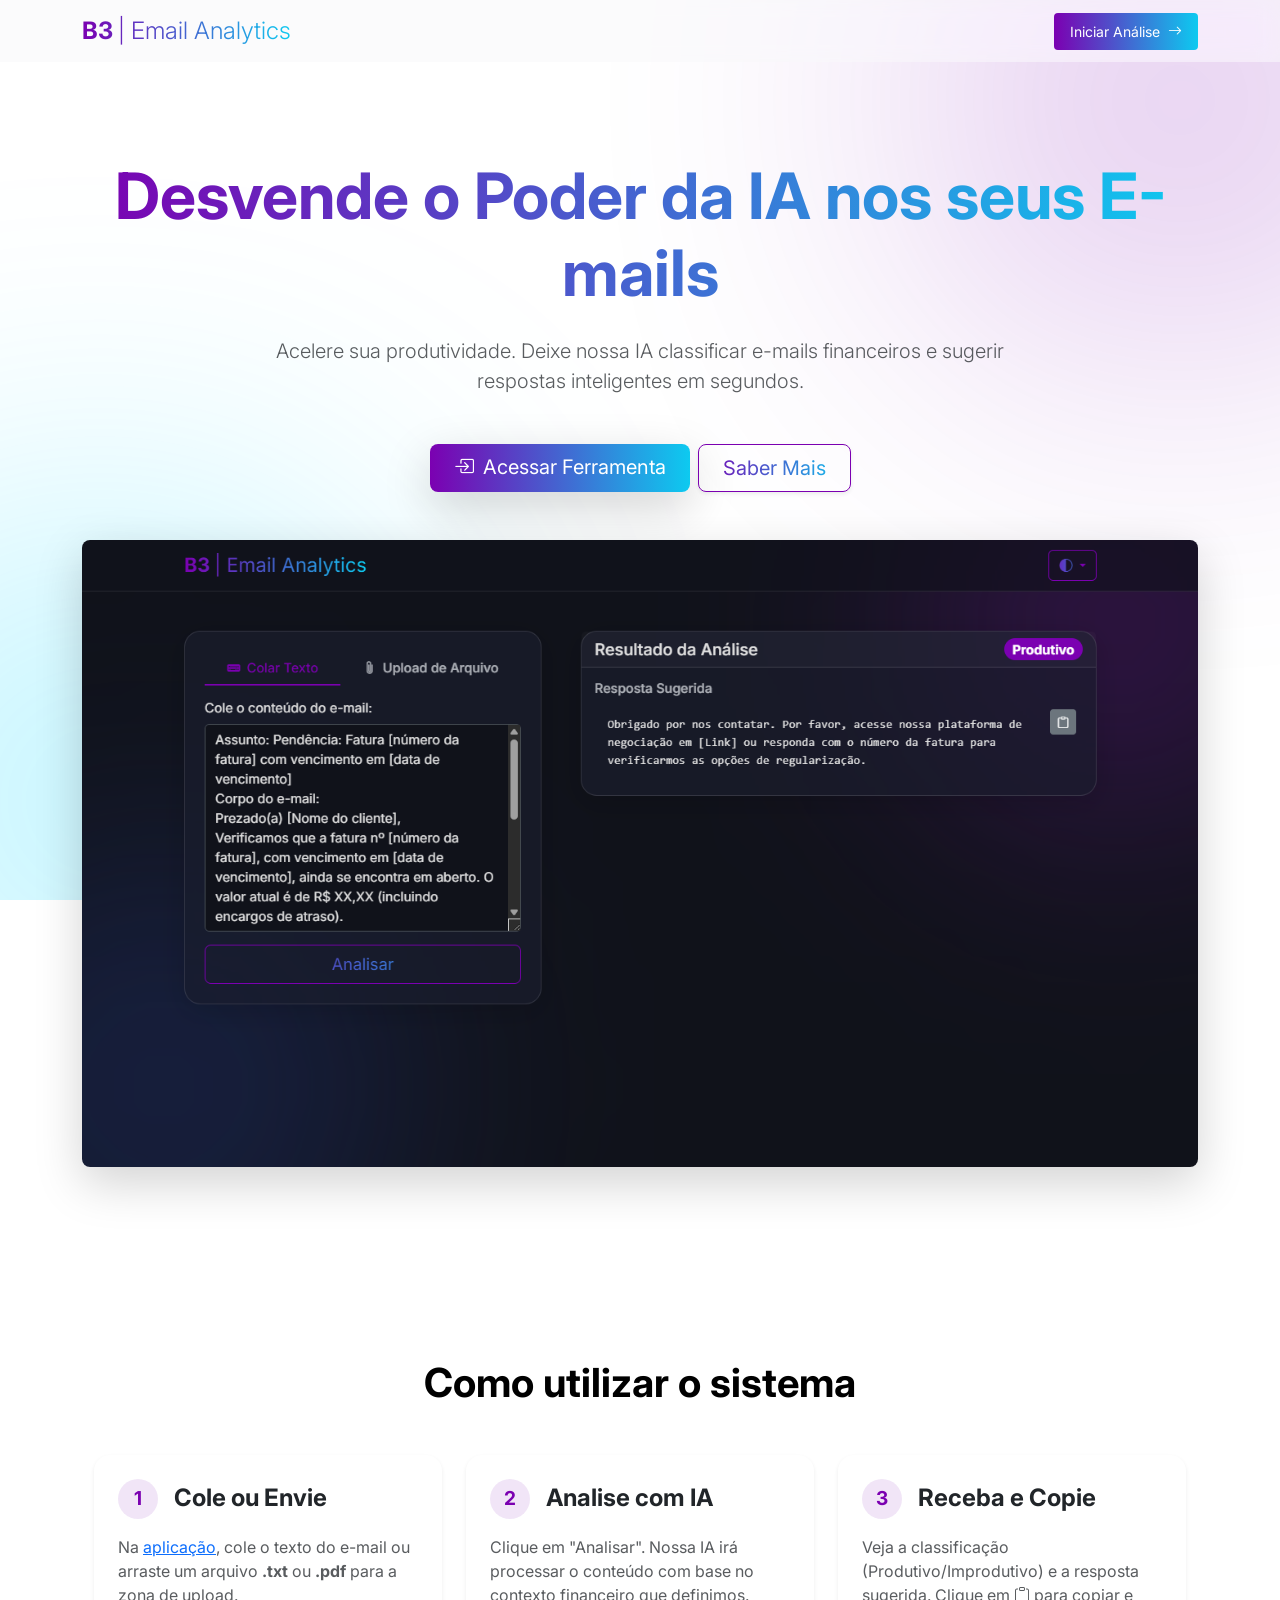
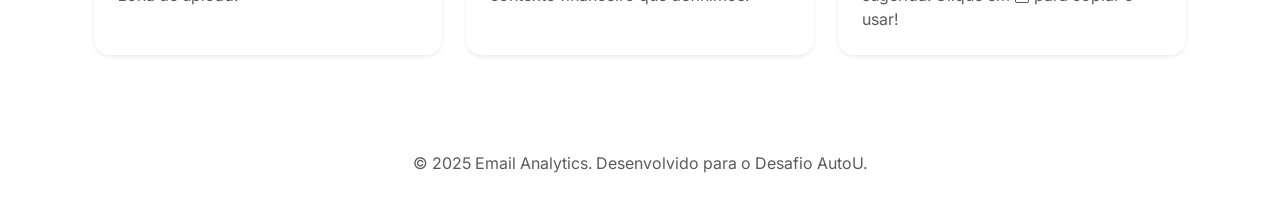
<file: static/index.html>
<!doctype html>
<html lang="pt-br" data-bs-theme="auto">
<head>
    <meta charset="utf-8">
    <meta name="viewport" content="width=device-width, initial-scale=1">
    <title>B3 | Email Analytics</title>

    <link href="https://cdn.jsdelivr.net/npm/bootstrap@5.3.3/dist/css/bootstrap.min.css" rel="stylesheet" xintegrity="sha384-QWTK6y82jQCRH/CqMQF2RjEC+6aL" crossorigin="anonymous">
    
    <link rel="stylesheet" href="https://cdn.jsdelivr.net/npm/bootstrap-icons@1.11.3/font/bootstrap-icons.min.css">

    <link rel="stylesheet" href="landing.css">
</head>
<body class="position-relative">

    <div class="gradient-bg">
        <div class="gradient-blur top-right"></div>
        <div class="gradient-blur bottom-left"></div>
    </div>

    <nav class="navbar navbar-expand-lg navbar-glass sticky-top">
        <div class="container">
            <a class="navbar-brand d-flex align-items-center" href="/">
                <span class="fs-4 fw-bold header-title">B3 <span class="fw-light">| Email Analytics</span></span>
            </a>
            <div class="d-flex">
                <a href="app.html" class="btn btn-primary btn-sm px-3 py-2">
                    Iniciar Análise
                    <i class="bi bi-arrow-right ms-1"></i>
                </a>
            </div>
        </div>
    </nav>

    <main class="container">
        <section class="hero-section text-center">
            <h1 class="display-3 fw-bold header-title mb-4">
                Desvende o Poder da IA nos seus E-mails
            </h1>
            <p class="lead text-body-secondary mb-5 col-lg-8 mx-auto">
                Acelere sua produtividade. Deixe nossa IA classificar e-mails financeiros e sugerir respostas inteligentes em segundos.
            </p>
            <div class="d-grid gap-2 d-sm-flex justify-content-sm-center mb-5">
                <a href="app.html" class="btn btn-primary btn-lg px-4 gap-3 shadow-lg">
                    <i class="bi bi-box-arrow-in-right me-1"></i>
                    Acessar Ferramenta
                </a>
                <a href="#como-funciona" class="btn btn-outline-primary btn-lg px-4 shadow-sm">
                    Saber Mais
                </a>
            </div>
            
            <div class="hero-demo-image shadow-lg">
                <img src="image.png" class="img-fluid" alt="Demonstração da aplicação EmailIQ">
                
                <div class="hover-overlay">
                    <a href="/app.html" class="btn btn-primary btn-lg rounded-pill px-4">
                        <i class="bi bi-play-fill me-2"></i>Acessar
                    </a>
                </div>
            </div>
        </section>

        <section id="como-funciona" class="py-5 mt-5">
            <div class="container">
                <h2 class="text-center display-6 fw-bold mb-5 text-body-emphasis">Como utilizar o sistema</h2>
                <div class="row g-4 justify-content-center">
                    
                    <div class="col-md-4 d-flex">
                        <div class="card p-4 shadow-sm border-0 step-card h-100">
                            <div class="d-flex align-items-center mb-3">
                                <span class="step-number">1</span>
                                <h4 class="mb-0 ms-3 fw-bold">Cole ou Envie</h4>
                            </div>
                            <p class="text-body-secondary mb-0">
                                Na <a href="app.html">aplicação</a>, cole o texto do e-mail ou arraste um arquivo <strong>.txt</strong> ou <strong>.pdf</strong> para a zona de upload.
                            </p>
                        </div>
                    </div>

                    <div class="col-md-4 d-flex">
                        <div class="card p-4 shadow-sm border-0 step-card h-100">
                            <div class="d-flex align-items-center mb-3">
                                <span class="step-number">2</span>
                                <h4 class="mb-0 ms-3 fw-bold">Analise com IA</h4>
                            </div>
                            <p class="text-body-secondary mb-0">
                                Clique em "Analisar". Nossa IA irá processar o conteúdo com base no contexto financeiro que definimos.
                            </p>
                        </div>
                    </div>

                    <div class="col-md-4 d-flex">
                        <div class="card p-4 shadow-sm border-0 step-card h-100">
                            <div class="d-flex align-items-center mb-3">
                                <span class="step-number">3</span>
                                <h4 class="mb-0 ms-3 fw-bold">Receba e Copie</h4>
                            </div>
                            <p class="text-body-secondary mb-0">
                                Veja a classificação (Produtivo/Improdutivo) e a resposta sugerida. Clique em <i class="bi bi-clipboard"></i> para copiar e usar!
                            </p>
                        </div>
                    </div>

                </div>
            </div>
        </section>
    </main>

    <footer class="container py-5">
        <div class="text-center">
            <p class="mb-0 text-body-secondary">&copy; 2025 Email Analytics. Desenvolvido para o Desafio AutoU.</p>
        </div>
    </footer>

    <script src="https://cdn.jsdelivr.net/npm/bootstrap@5.3.3/dist/js/bootstrap.bundle.min.js" xintegrity="sha384-YvpcrYf0tY3lHB60NNkmXc5s9fDVZLESaAA55NDzOxhy9GkcIdslK1eN7N6jIeHz" crossorigin="anonymous"></script>
</body>
</html>
</file>
<file: static/landing.css>
/* Importar a fonte 'Inter' */
@import url('https://fonts.googleapis.com/css2?family=Inter:wght@400;500;700;800&display=swap');

:root {
    /* --- NOSSA NOVA COR PRIMÁRIA: ROXO --- */
    --cor-roxo-vibrante: #7B00B1;
    --cor-roxo-vibrante-rgb: 123, 0, 177;
    --cor-roxo-hover: #6a0099;
    --cor-roxo-subtle-bg: rgba(123, 0, 177, 0.1);
    
    /* --- SOBRESCREVENDO VARIÁVEIS DO BOOTSTRAP --- */
    --bs-primary: var(--cor-roxo-vibrante);
    --bs-primary-rgb: var(--cor-roxo-vibrante-rgb);
    --bs-primary-text-emphasis: var(--cor-roxo-hover);
    --bs-primary-bg-subtle: var(--cor-roxo-subtle-bg);
    --bs-primary-border-subtle: rgba(var(--cor-roxo-vibrante-rgb), 0.5);

    --bs-body-font-family: 'Inter', sans-serif;
    
    /* Cores do Gradiente de Fundo (Modo Claro) */
    --gradient-1-light-rgb: var(--cor-roxo-vibrante-rgb);
    --gradient-2-light-rgb: 0, 212, 255;  /* Ciano */

    /* Cores do Gradiente de Fundo (Modo Escuro) */
    --gradient-1-dark-rgb: 93, 22, 128;   /* Roxo Escuro */
    --gradient-2-dark-rgb: 32, 49, 110;  /* Azul Escuro */

    /* Configuração inicial (Modo Claro) */
    --gradient-1-color: var(--gradient-1-light-rgb);
    --gradient-2-color: var(--gradient-2-light-rgb);
}

[data-bs-theme="dark"] {
    --bs-body-bg: #10121a;
    --bs-body-color: #e0e0e0;
    --bs-body-secondary-color: #aaa;
    --bs-body-tertiary-color: #333;
    --bs-border-color: #333;
    --bs-light-rgb: 230, 230, 230;

    /* Gradiente do Modo Escuro */
    --gradient-1-color: var(--gradient-1-dark-rgb);
    --gradient-2-color: var(--gradient-2-dark-rgb);

    /* Fundo dos cards no modo escuro */
    --bs-tertiary-bg: #1A1C2A;
}

body {
    background-color: var(--bs-body-bg);
    transition: background-color 0.3s ease;
    min-height: 100vh;
    overflow-x: hidden; /* Prevenir scroll horizontal */
}

/* --- Gradiente de Fundo "Aurora" --- */
.gradient-bg {
    position: fixed;
    top: 0;
    left: 0;
    width: 100%;
    height: 100%;
    overflow: hidden;
    z-index: -1;
}

.gradient-blur {
    position: absolute;
    border-radius: 50%;
    filter: blur(150px);
    opacity: 0.25;
    transition: background-color 0.5s ease;
}

[data-bs-theme="dark"] .gradient-blur {
    opacity: 0.45;
}

.gradient-blur.top-right {
    width: 500px;
    height: 500px;
    top: -150px;
    right: -150px;
    background-color: rgba(var(--gradient-1-color), 1);
}

.gradient-blur.bottom-left {
    width: 600px;
    height: 600px;
    bottom: -200px;
    left: -200px;
    background-color: rgba(var(--gradient-2-color), 1);
}

.header-title {
    background: linear-gradient(90deg, var(--bs-primary), var(--bs-info));
    -webkit-background-clip: text;
    -webkit-text-fill-color: transparent;
    background-clip: text;
    text-fill-color: transparent;
    font-weight: 800;
}

.btn-primary {
    color: #fff;
    background: linear-gradient(90deg, var(--bs-primary) 0%, var(--bs-info) 100%);
    border: 0;
    transition: filter 0.2s ease-in-out, box-shadow 0.2s ease-in-out;
}

.btn-primary:hover, .btn-primary:focus {
    color: #fff;
    filter: brightness(1.15);
    box-shadow: 0 0.5rem 1rem rgba(var(--cor-roxo-vibrante-rgb), 0.25);
}

.btn-primary:focus {
    box-shadow: 0 0 0 0.25rem rgba(var(--cor-roxo-vibrante-rgb), 0.5), 0 0.5rem 1rem rgba(var(--cor-roxo-vibrante-rgb), 0.25);
}

.btn-outline-primary {
    background: linear-gradient(90deg, var(--bs-primary), var(--bs-info));
    -webkit-background-clip: text;
    -webkit-text-fill-color: transparent;
    background-clip: text;
    text-fill-color: transparent;
    border: 1px solid var(--bs-primary);
    color: var(--bs-primary);
    transition: all 0.3s ease-in-out;
}

.btn-outline-primary:hover, .btn-outline-primary:focus {
    background: linear-gradient(90deg, var(--bs-primary) 0%, var(--bs-info) 100%);
    -webkit-background-clip: initial;
    -webkit-text-fill-color: initial;
    background-clip: initial;
    text-fill-color: initial;
    color: #fff;
    border-color: transparent;
    filter: brightness(1.15);
}

.navbar-glass {
    background-color: rgba(var(--bs-tertiary-bg-rgb), 0.6);
    backdrop-filter: blur(10px) saturate(150%);
    -webkit-backdrop-filter: blur(10px) saturate(150%);
    border-bottom: 1px solid rgba(var(--bs-border-color-rgb), 0.1);
    transition: background-color 0.3s ease;
}

[data-bs-theme="dark"] .navbar-glass {
    background-color: rgba(16, 18, 26, 0.75); /* "Slate" escuro translúcido */
    border-bottom: 1px solid rgba(var(--bs-light-rgb), 0.1);
}

.header-title-icon {
    background: linear-gradient(90deg, var(--bs-primary), var(--bs-info));
    -webkit-background-clip: text;
    -webkit-text-fill-color: transparent;
    background-clip: text;
    text-fill-color: transparent;
}


.hero-section {
    padding: 6rem 0; /* Espaçamento generoso */
}

.hero-demo-image {
    position: relative;
    overflow: hidden; /* Mantém tudo dentro das bordas arredondadas */
    cursor: pointer;  /* Mostra a mãozinha ao passar o mouse */
    border-radius: 8px;
}

.hover-overlay {
    position: absolute;
    top: 0;
    left: 0;
    width: 100%;
    height: 100%;
    
    /* Fundo preto com 60% de opacidade */
    background-color: rgba(0, 0, 0, 0.6); 
    
    /* Centralizar o botão */
    display: flex;
    justify-content: center;
    align-items: center;
    
    /* Estado inicial: invisível */
    opacity: 0;
    
    /* Transição suave */
    transition: opacity 0.3s ease;
    z-index: 10;
    
}

.hero-demo-image:hover .hover-overlay {
    opacity: 1;
}

.hero-demo-image img {
    transition: transform 0.5s ease;
}

.hero-demo-image:hover img {
    transform: scale(1.05);
}

[data-bs-theme="dark"] .hero-demo-image {
    border-color: rgba(255,255,255,0.1);
}
[data-bs-theme="dark"] .hero-demo-image::before {
    background-color: #2b2e3b; /* Barra escura */
}

.step-card {
    border-radius: 1rem;
    transition: transform 0.2s ease-in-out, box-shadow 0.2s ease-in-out;
    background-color: var(--bs-body-bg);
}

.step-card:hover {
    transform: translateY(-5px);
    box-shadow: 0 0.5rem 1.5rem rgba(0, 0, 0, 0.08) !important;
}

[data-bs-theme="dark"] .step-card {
    background-color: var(--bs-tertiary-bg);
    border: 1px solid rgba(var(--bs-light-rgb), 0.1);
}

[data-bs-theme="dark"] .step-card:hover {
    box-shadow: 0 0.5rem 1.5rem rgba(0, 0, 0, 0.15) !important;
}

.step-number {
    display: flex;
    align-items: center;
    justify-content: center;
    width: 40px;
    height: 40px;
    border-radius: 50%;
    background-color: var(--bs-primary-bg-subtle);
    color: var(--bs-primary);
    font-weight: 700;
    font-size: 1.2rem;
    flex-shrink: 0; /* Para não encolher */
}
</file>
